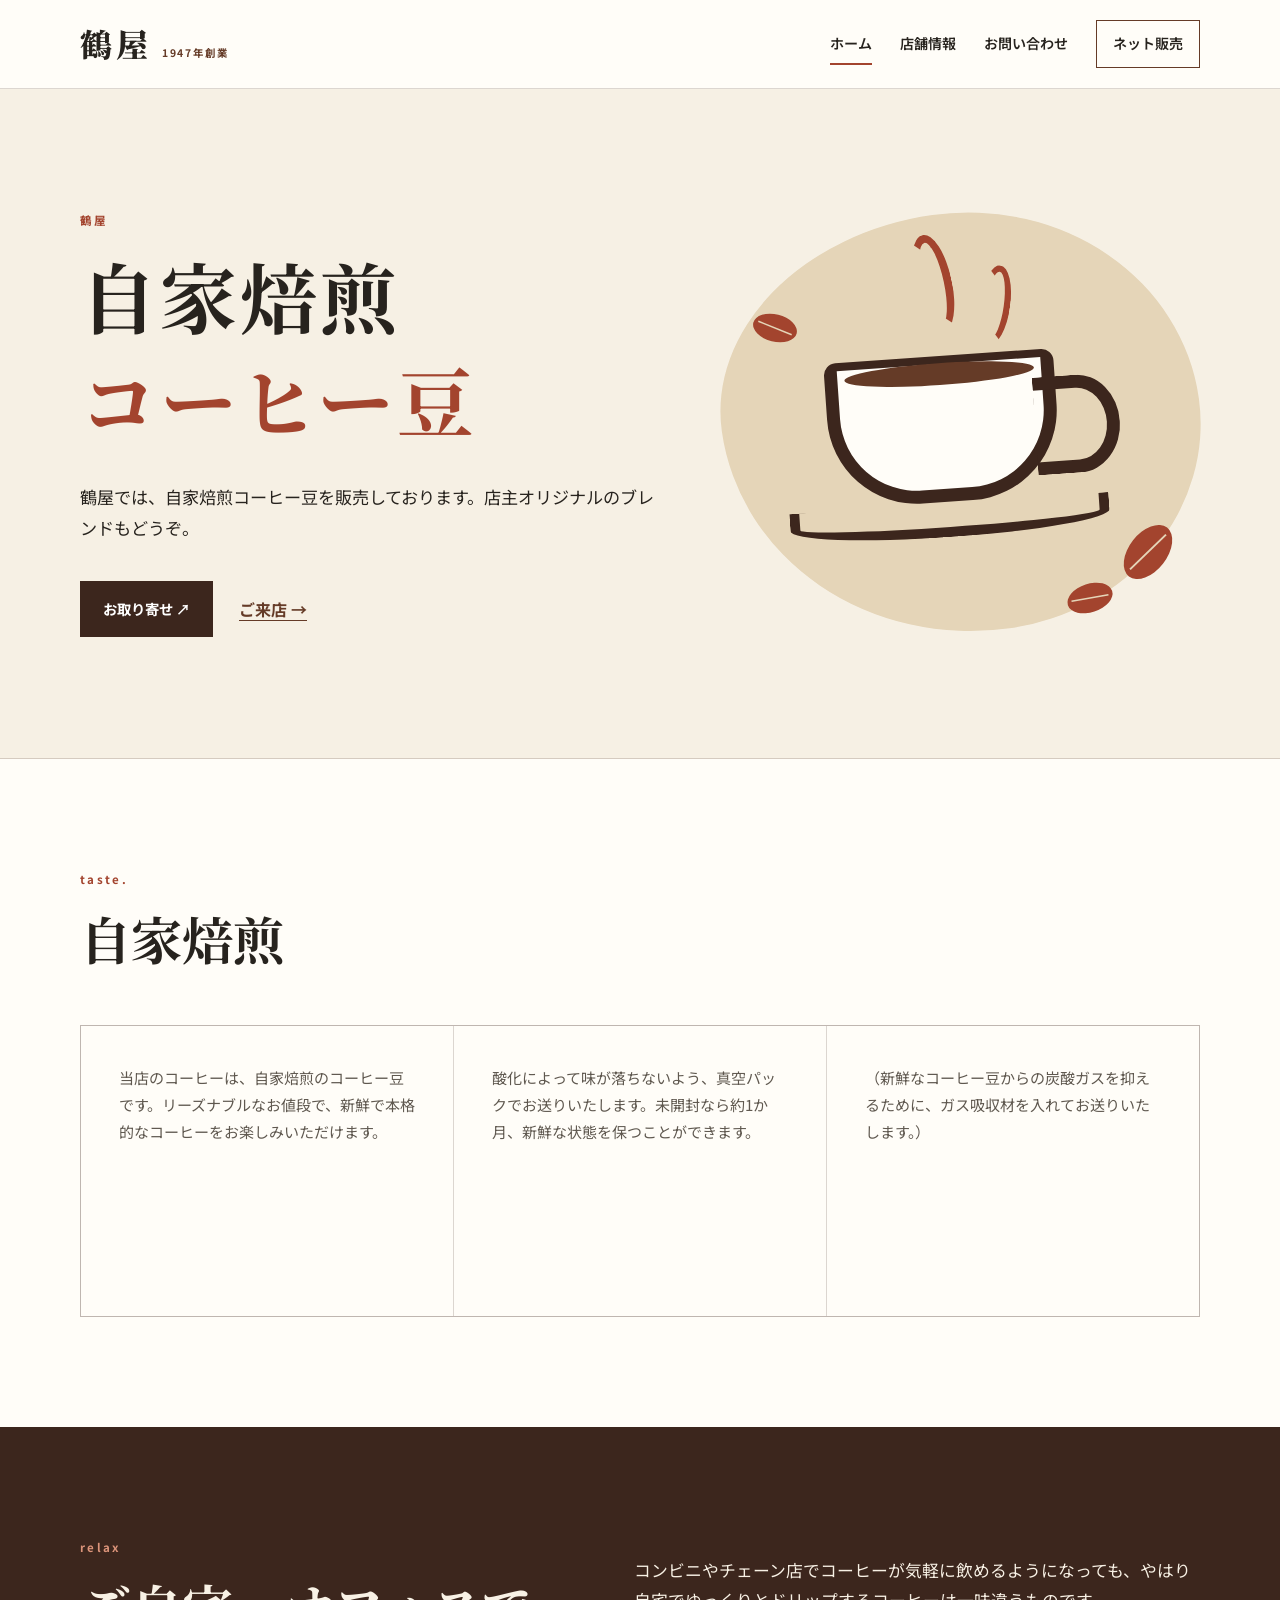
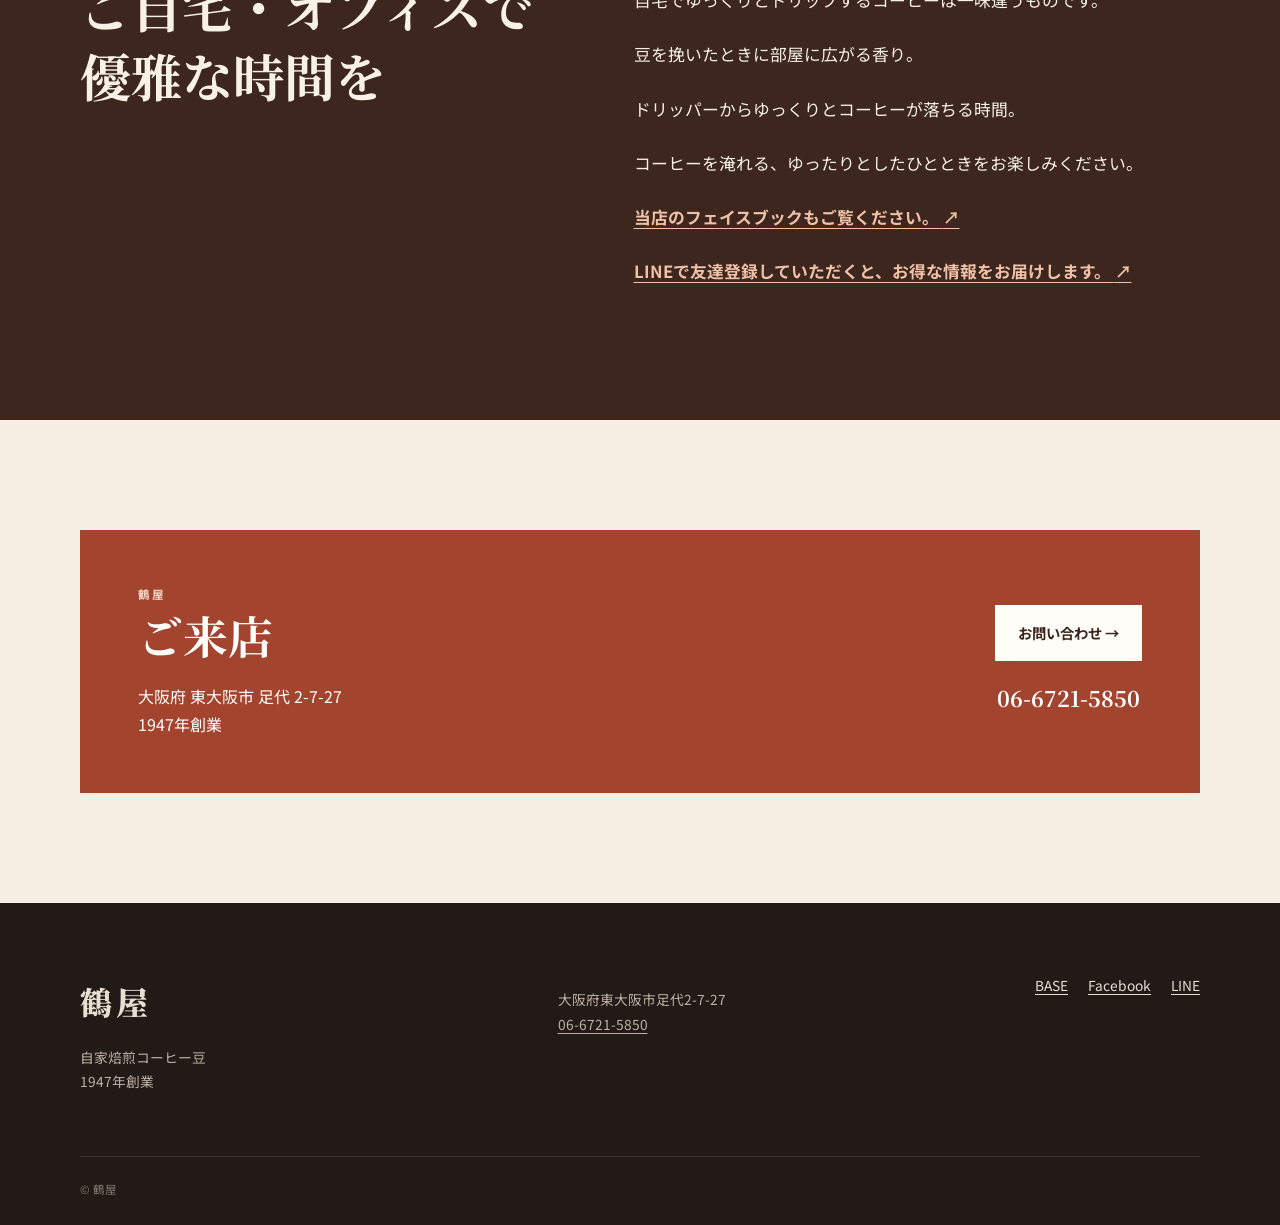
<file: index.html>
<!doctype html>
<html lang="ja">
<head>
  <meta charset="utf-8">
  <meta name="viewport" content="width=device-width, initial-scale=1">
  <meta name="google-site-verification" content="_XLCWxsZnFNY67qeiaa_5w8TIchlW0ER3ItAGHiiCLU">
  <title>鶴屋｜東大阪・布施の自家焙煎コーヒー豆店</title></title>
  <meta name="description" content="1947年創業、大阪府東大阪市・近鉄布施駅から徒歩3分の自家焙煎コーヒー豆店。店主オリジナルのブレンドを、鮮度を保つ真空パックでお届けします。オンラインでもご購入いただけます。">
  <link rel="canonical" href="https://www.tsuruya-cafe.com/">
  <meta property="og:type" content="website">
  <meta property="og:locale" content="ja_JP">
  <meta property="og:site_name" content="鶴屋">
  <meta property="og:title" content="鶴屋｜東大阪・布施の自家焙煎コーヒー豆店">
  <meta property="og:description" content="1947年創業、近鉄布施駅から徒歩3分の自家焙煎コーヒー豆店。店主オリジナルのブレンドを真空パックでお届けします。">
  <meta property="og:url" content="https://www.tsuruya-cafe.com/">
  <meta name="theme-color" content="#efe6d3">
  <link rel="icon" href="assets/favicon.svg" type="image/svg+xml">
  <link rel="stylesheet" href="assets/styles.css">
  <script async src="https://www.googletagmanager.com/gtag/js?id=G-MWPNN29GQ5"></script>
  <script src="assets/analytics.js"></script>
  <script type="application/ld+json">
  {
    "@context": "https://schema.org",
    "@type": "LocalBusiness",
    "@id": "https://www.tsuruya-cafe.com/#shop",
    "name": "鶴屋",
    "url": "https://www.tsuruya-cafe.com/",
    "telephone": "+81-6-6721-5850",
    "email": "inquiry@tsuruya-cafe.com",
    "foundingDate": "1947",
    "address": {
      "@type": "PostalAddress",
      "streetAddress": "足代2-7-27",
      "addressLocality": "東大阪市",
      "addressRegion": "大阪府",
      "addressCountry": "JP"
    },
    "openingHoursSpecification": [{
      "@type": "OpeningHoursSpecification",
      "dayOfWeek": ["Monday", "Tuesday", "Wednesday", "Thursday", "Friday", "Saturday", "Sunday"],
      "opens": "09:00",
      "closes": "19:00"
    }],
    "sameAs": [
      "https://ja-jp.facebook.com/coffeetsuruya/",
      "https://line.me/R/ti/p/%40aoq5509l"
    ],
    "makesOffer": {
      "@type": "Offer",
      "url": "https://tsuruyacafe.thebase.in/",
      "itemOffered": {"@type": "Product", "name": "自家焙煎コーヒー豆"}
    }
  }
  </script>
</head>
<body>
  <a class="skip-link" href="#main">本文へ移動</a>
  <header class="site-header">
    <div class="shell header-inner">
      <a class="brand" href="./" aria-label="鶴屋 ホーム">
        <span class="brand-name">鶴屋</span>
        <span class="brand-since">1947年創業</span>
      </a>
      <nav aria-label="メインナビゲーション">
        <a aria-current="page" href="./">ホーム</a>
        <a href="shopinfo">店舗情報</a>
        <a href="inquiry">お問い合わせ</a>
        <a class="nav-shop" href="https://tsuruyacafe.thebase.in/" target="_blank" rel="noopener">ネット販売</a>
      </nav>
    </div>
  </header>

  <main id="main">
    <section class="hero">
      <div class="shell hero-grid">
        <div class="hero-copy">
          <p class="eyebrow">鶴屋</p>
          <h1>自家焙煎<br><em>コーヒー豆</em></h1>
          <p class="lead">鶴屋では、自家焙煎コーヒー豆を販売しております。店主オリジナルのブレンドもどうぞ。</p>
          <div class="actions">
            <a class="button primary" href="https://tsuruyacafe.thebase.in/" target="_blank" rel="noopener">お取り寄せ <span aria-hidden="true">↗</span></a>
            <a class="text-link" href="shopinfo">ご来店 <span aria-hidden="true">→</span></a>
          </div>
        </div>
        <div class="coffee-mark" aria-hidden="true">
          <span class="steam steam-one"></span>
          <span class="steam steam-two"></span>
          <span class="cup"><span class="coffee"></span></span>
          <span class="saucer"></span>
          <span class="bean bean-one"></span>
          <span class="bean bean-two"></span>
          <span class="bean bean-three"></span>
        </div>
      </div>
    </section>

    <section class="features section">
      <div class="shell">
        <p class="section-label">taste.</p>
        <h2>自家焙煎</h2>
        <div class="feature-grid">
          <article>
            <p>当店のコーヒーは、自家焙煎のコーヒー豆です。リーズナブルなお値段で、新鮮で本格的なコーヒーをお楽しみいただけます。</p>
          </article>
          <article>
            <p>酸化によって味が落ちないよう、真空パックでお送りいたします。未開封なら約1か月、新鮮な状態を保つことができます。</p>
          </article>
          <article>
            <p>（新鮮なコーヒー豆からの炭酸ガスを抑えるために、ガス吸収材を入れてお送りいたします。）</p>
          </article>
        </div>
      </div>
    </section>

    <section class="story section">
      <div class="shell story-grid">
        <div>
          <p class="section-label">relax</p>
          <h2>ご自宅・オフィスで<br>優雅な時間を</h2>
        </div>
        <div class="story-copy">
          <p>コンビニやチェーン店でコーヒーが気軽に飲めるようになっても、やはり自宅でゆっくりとドリップするコーヒーは一味違うものです。</p>
          <p>豆を挽いたときに部屋に広がる香り。</p>
          <p>ドリッパーからゆっくりとコーヒーが落ちる時間。</p>
          <p>コーヒーを淹れる、ゆったりとしたひとときをお楽しみください。</p>
          <p><a class="text-link" href="https://ja-jp.facebook.com/coffeetsuruya/" target="_blank" rel="noopener">当店のフェイスブックもご覧ください。 <span aria-hidden="true">↗</span></a></p>
          <p><a class="text-link" href="https://line.me/R/ti/p/%40aoq5509l" target="_blank" rel="noopener">LINEで友達登録していただくと、お得な情報をお届けします。 <span aria-hidden="true">↗</span></a></p>
        </div>
      </div>
    </section>

    <section class="visit section">
      <div class="shell visit-card">
        <div>
          <p class="section-label">鶴屋</p>
          <h2>ご来店</h2>
          <p>大阪府 東大阪市 足代 2-7-27<br>1947年創業</p>
        </div>
        <div class="visit-actions">
          <a class="button light" href="inquiry">お問い合わせ <span aria-hidden="true">→</span></a>
          <a class="phone" href="tel:0667215850">06-6721-5850</a>
        </div>
      </div>
    </section>
  </main>

  <footer class="site-footer">
    <div class="shell footer-grid">
      <div><span class="footer-brand">鶴屋</span><p>自家焙煎コーヒー豆<br>1947年創業</p></div>
      <div><p>大阪府東大阪市足代2-7-27<br><a href="tel:0667215850">06-6721-5850</a></p></div>
      <div class="footer-links">
        <a href="https://tsuruyacafe.thebase.in/" target="_blank" rel="noopener">BASE</a>
        <a href="https://ja-jp.facebook.com/coffeetsuruya/" target="_blank" rel="noopener">Facebook</a>
        <a href="https://line.me/R/ti/p/%40aoq5509l" target="_blank" rel="noopener">LINE</a>
      </div>
    </div>
    <div class="shell copyright">© 鶴屋</div>
  </footer>
</body>
</html>
</file>
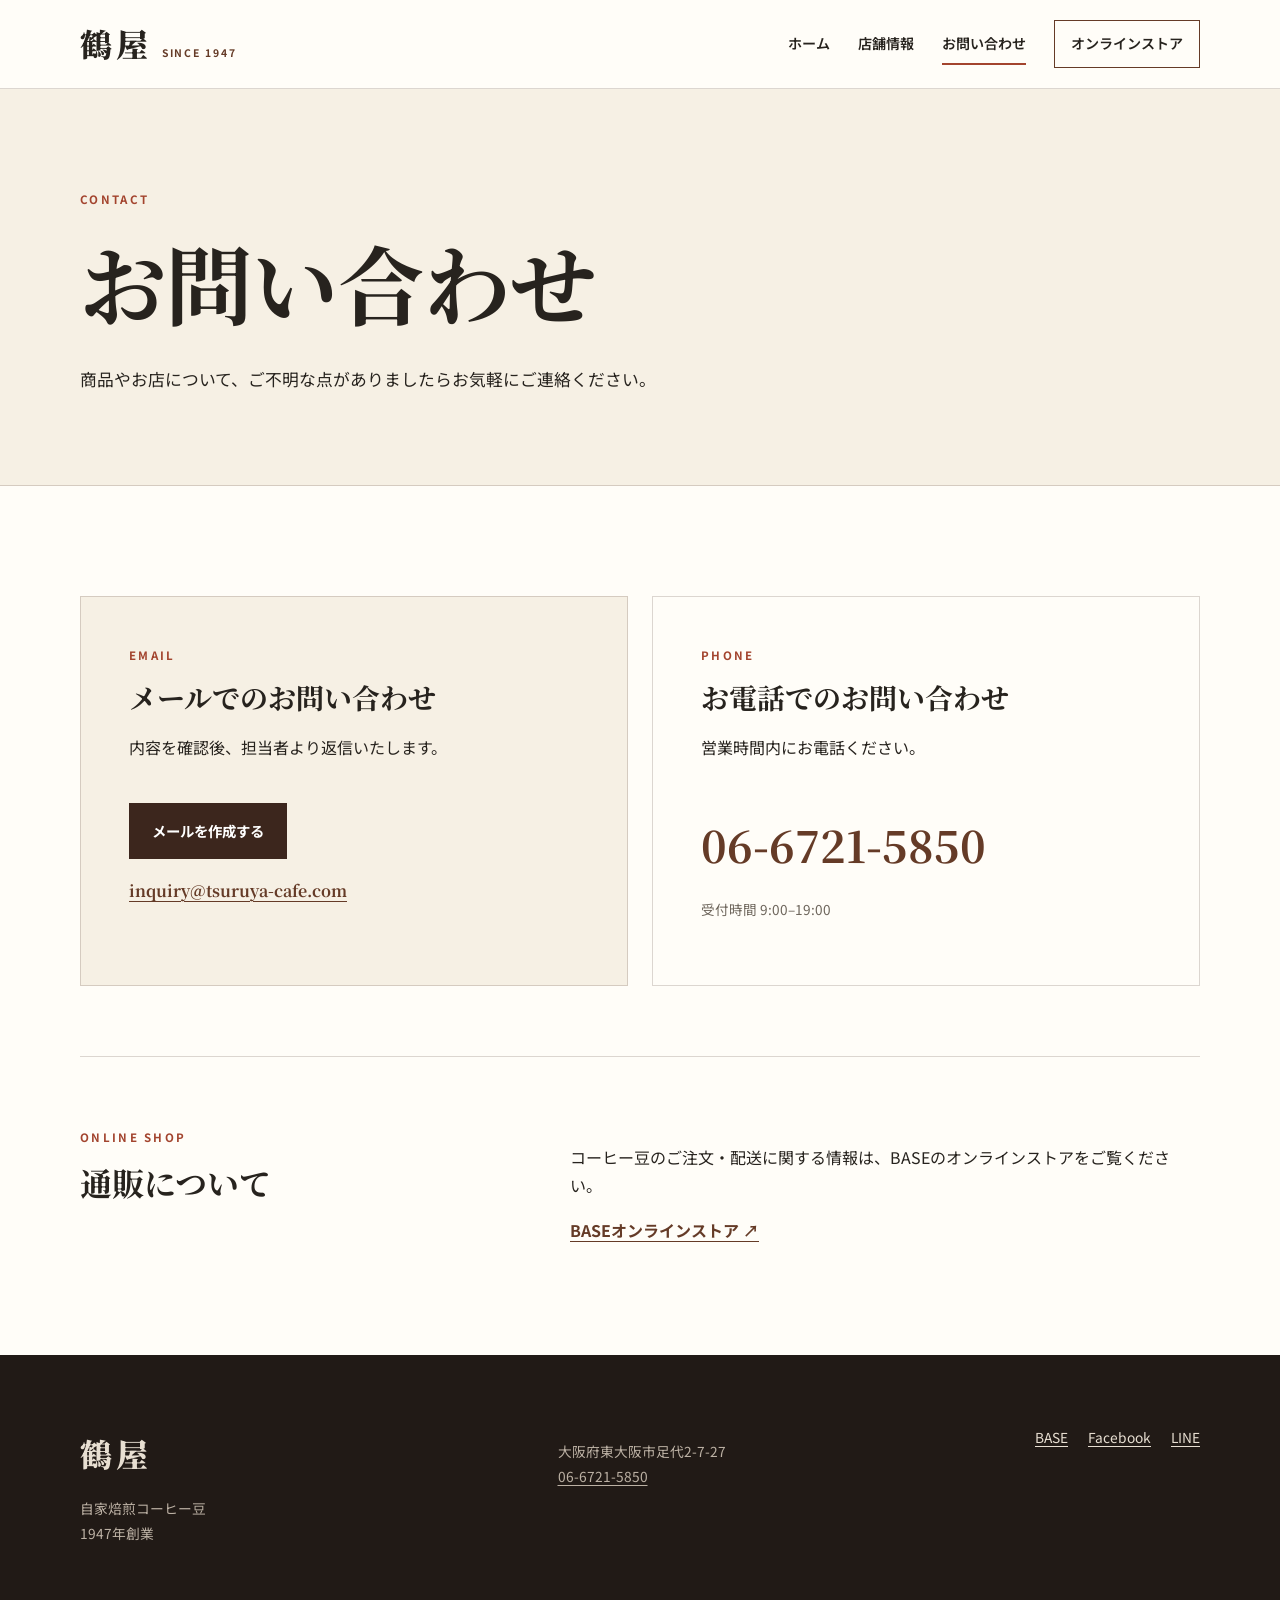
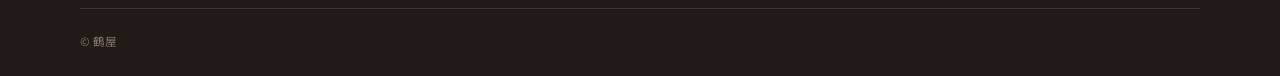
<file: inquiry/index.html>
<!doctype html>
<html lang="ja">
<head>
  <meta charset="utf-8">
  <meta name="viewport" content="width=device-width, initial-scale=1">
  <title>お問い合わせ｜鶴屋</title>
  <meta name="description" content="商品や店舗についてのお問い合わせは、鶴屋へメールまたはお電話でお気軽にご連絡ください。">
  <link rel="canonical" href="https://www.tsuruya-cafe.com/inquiry">
  <meta property="og:type" content="website">
  <meta property="og:locale" content="ja_JP">
  <meta property="og:site_name" content="鶴屋">
  <meta property="og:title" content="お問い合わせ｜鶴屋">
  <meta property="og:description" content="商品や店舗について、メールまたはお電話でお問い合わせいただけます。">
  <meta property="og:url" content="https://www.tsuruya-cafe.com/inquiry">
  <meta name="theme-color" content="#efe6d3">
  <link rel="icon" href="../assets/favicon.svg" type="image/svg+xml">
  <link rel="stylesheet" href="../assets/styles.css">
</head>
<body>
  <a class="skip-link" href="#main">本文へ移動</a>
  <header class="site-header">
    <div class="shell header-inner">
      <a class="brand" href="../" aria-label="鶴屋 ホーム"><span class="brand-name">鶴屋</span><span class="brand-since">SINCE 1947</span></a>
      <nav aria-label="メインナビゲーション">
        <a href="../">ホーム</a>
        <a href="../shopinfo/">店舗情報</a>
        <a aria-current="page" href="./">お問い合わせ</a>
        <a class="nav-shop" href="https://tsuruyacafe.thebase.in/" target="_blank" rel="noopener">オンラインストア</a>
      </nav>
    </div>
  </header>

  <main id="main">
    <header class="page-hero">
      <div class="shell">
        <p class="eyebrow">CONTACT</p>
        <h1>お問い合わせ</h1>
        <p>商品やお店について、ご不明な点がありましたらお気軽にご連絡ください。</p>
      </div>
    </header>

    <section class="section">
      <div class="shell contact-grid">
        <article class="contact-card featured">
          <p class="section-label">EMAIL</p>
          <h2>メールでのお問い合わせ</h2>
          <p>内容を確認後、担当者より返信いたします。</p>
          <a class="button primary" href="mailto:inquiry@tsuruya-cafe.com">メールを作成する</a>
          <a class="contact-detail" href="mailto:inquiry@tsuruya-cafe.com">inquiry@tsuruya-cafe.com</a>
        </article>
        <article class="contact-card">
          <p class="section-label">PHONE</p>
          <h2>お電話でのお問い合わせ</h2>
          <p>営業時間内にお電話ください。</p>
          <a class="contact-phone" href="tel:0667215850">06-6721-5850</a>
          <p class="small">受付時間 9:00–19:00</p>
        </article>
      </div>
      <div class="shell online-note">
        <div><p class="section-label">ONLINE SHOP</p><h2>通販について</h2></div>
        <div><p>コーヒー豆のご注文・配送に関する情報は、BASEのオンラインストアをご覧ください。</p><a class="text-link" href="https://tsuruyacafe.thebase.in/" target="_blank" rel="noopener">BASEオンラインストア <span aria-hidden="true">↗</span></a></div>
      </div>
    </section>
  </main>

  <footer class="site-footer">
    <div class="shell footer-grid">
      <div><span class="footer-brand">鶴屋</span><p>自家焙煎コーヒー豆<br>1947年創業</p></div>
      <div><p>大阪府東大阪市足代2-7-27<br><a href="tel:0667215850">06-6721-5850</a></p></div>
      <div class="footer-links"><a href="https://tsuruyacafe.thebase.in/" target="_blank" rel="noopener">BASE</a><a href="https://ja-jp.facebook.com/coffeetsuruya/" target="_blank" rel="noopener">Facebook</a><a href="https://line.me/R/ti/p/%40aoq5509l" target="_blank" rel="noopener">LINE</a></div>
    </div>
    <div class="shell copyright">© 鶴屋</div>
  </footer>
</body>
</html>
</file>
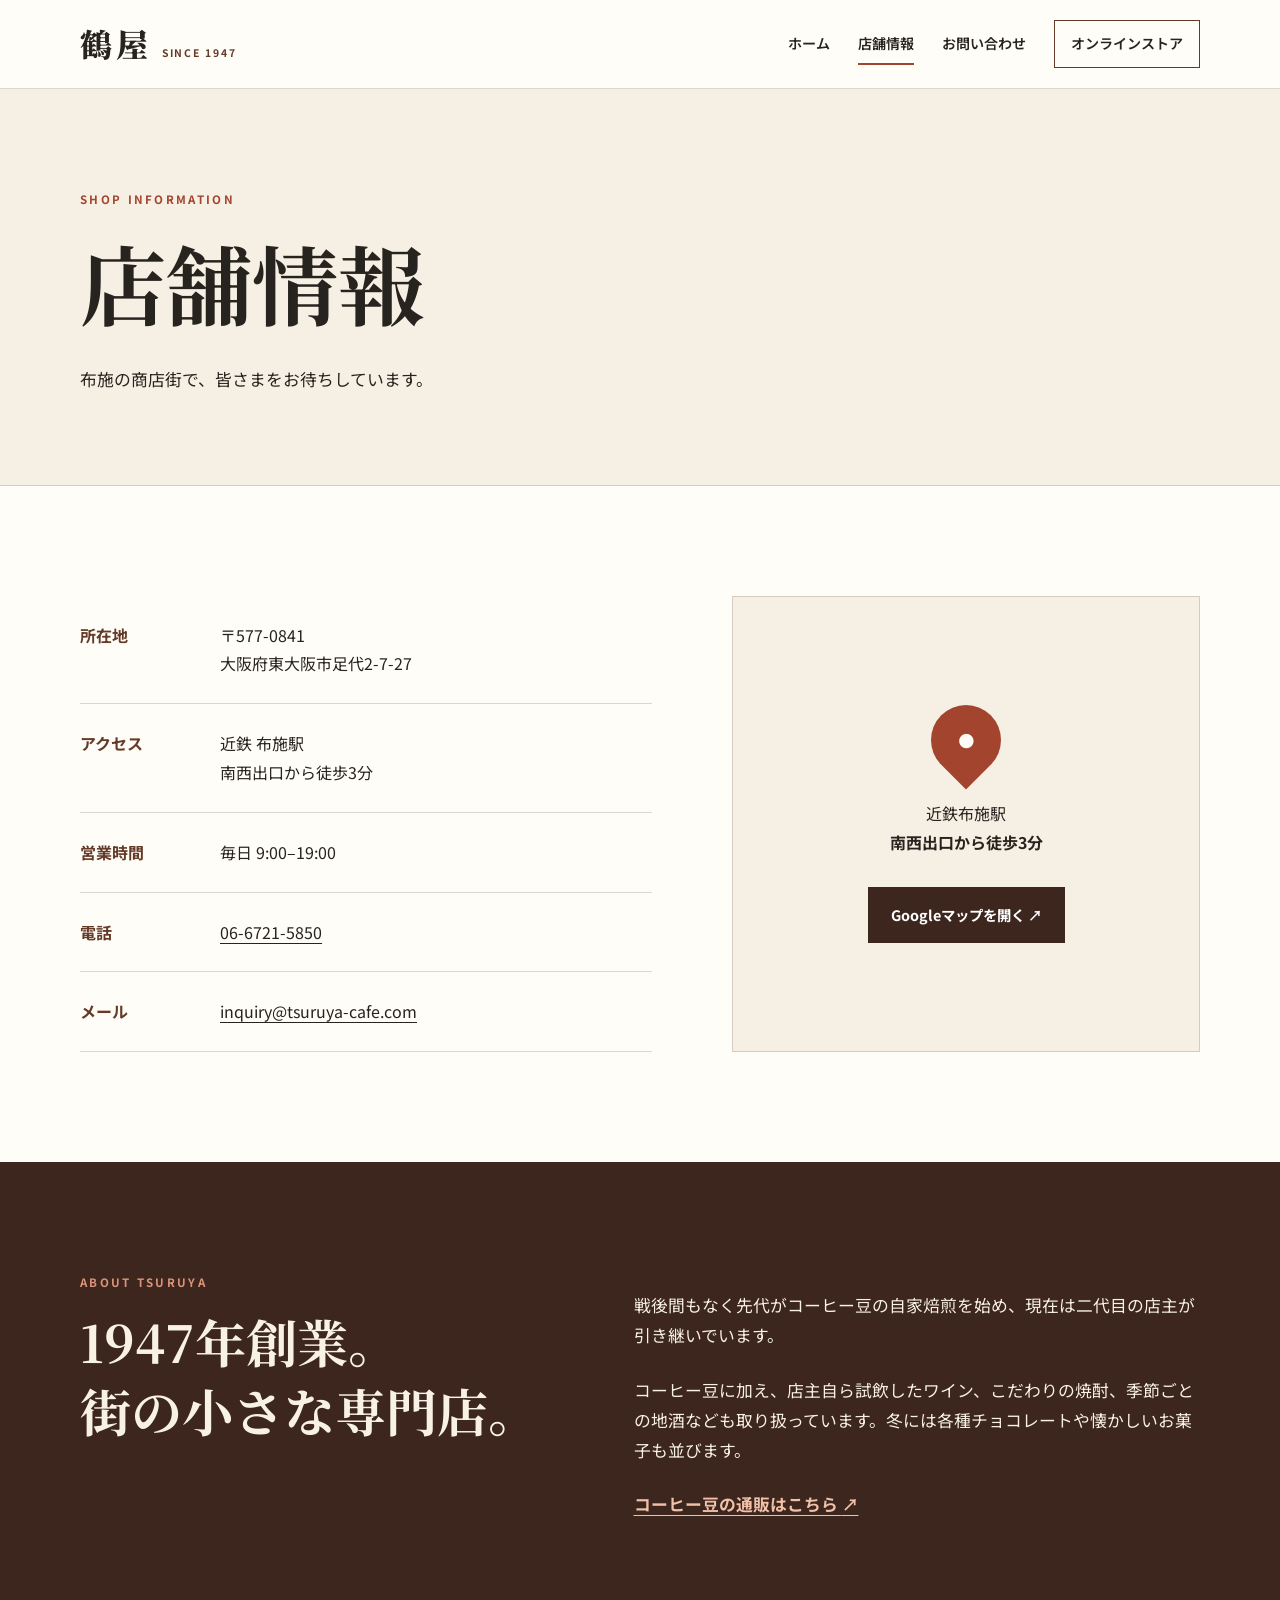
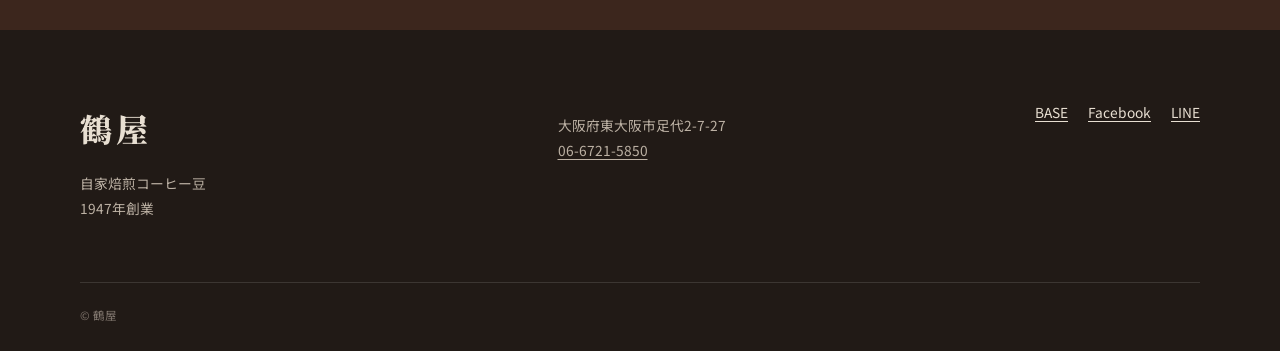
<file: shopinfo/index.html>
<!doctype html>
<html lang="ja">
<head>
  <meta charset="utf-8">
  <meta name="viewport" content="width=device-width, initial-scale=1">
  <title>店舗情報・アクセス｜鶴屋</title>
  <meta name="description" content="鶴屋の店舗情報。大阪府東大阪市足代2-7-27、近鉄布施駅南西出口から徒歩3分。電話06-6721-5850。">
  <link rel="canonical" href="https://www.tsuruya-cafe.com/shopinfo">
  <meta property="og:type" content="website">
  <meta property="og:locale" content="ja_JP">
  <meta property="og:site_name" content="鶴屋">
  <meta property="og:title" content="店舗情報・アクセス｜鶴屋">
  <meta property="og:description" content="東大阪・布施の自家焙煎コーヒー豆店、鶴屋へのアクセスと営業時間。">
  <meta property="og:url" content="https://www.tsuruya-cafe.com/shopinfo">
  <meta name="theme-color" content="#efe6d3">
  <link rel="icon" href="../assets/favicon.svg" type="image/svg+xml">
  <link rel="stylesheet" href="../assets/styles.css">
</head>
<body>
  <a class="skip-link" href="#main">本文へ移動</a>
  <header class="site-header">
    <div class="shell header-inner">
      <a class="brand" href="../" aria-label="鶴屋 ホーム"><span class="brand-name">鶴屋</span><span class="brand-since">SINCE 1947</span></a>
      <nav aria-label="メインナビゲーション">
        <a href="../">ホーム</a>
        <a aria-current="page" href="./">店舗情報</a>
        <a href="../inquiry/">お問い合わせ</a>
        <a class="nav-shop" href="https://tsuruyacafe.thebase.in/" target="_blank" rel="noopener">オンラインストア</a>
      </nav>
    </div>
  </header>

  <main id="main">
    <header class="page-hero">
      <div class="shell">
        <p class="eyebrow">SHOP INFORMATION</p>
        <h1>店舗情報</h1>
        <p>布施の商店街で、皆さまをお待ちしています。</p>
      </div>
    </header>

    <section class="section">
      <div class="shell info-grid">
        <div class="info-list">
          <div><dt>所在地</dt><dd>〒577-0841<br>大阪府東大阪市足代2-7-27</dd></div>
          <div><dt>アクセス</dt><dd>近鉄 布施駅<br>南西出口から徒歩3分</dd></div>
          <div><dt>営業時間</dt><dd>毎日 9:00–19:00</dd></div>
          <div><dt>電話</dt><dd><a href="tel:0667215850">06-6721-5850</a></dd></div>
          <div><dt>メール</dt><dd><a href="mailto:inquiry@tsuruya-cafe.com">inquiry@tsuruya-cafe.com</a></dd></div>
        </div>
        <aside class="map-panel">
          <span class="map-pin" aria-hidden="true">●</span>
          <p>近鉄布施駅<br><strong>南西出口から徒歩3分</strong></p>
          <a class="button primary" href="https://www.google.com/maps/search/?api=1&amp;query=%E9%B6%B4%E5%B1%8B%20%E5%A4%A7%E9%98%AA%E5%BA%9C%E6%9D%B1%E5%A4%A7%E9%98%AA%E5%B8%82%E8%B6%B3%E4%BB%A32-7-27" target="_blank" rel="noopener">Googleマップを開く <span aria-hidden="true">↗</span></a>
        </aside>
      </div>
    </section>

    <section class="story section">
      <div class="shell story-grid">
        <div><p class="section-label">ABOUT TSURUYA</p><h2>1947年創業。<br>街の小さな専門店。</h2></div>
        <div class="story-copy">
          <p>戦後間もなく先代がコーヒー豆の自家焙煎を始め、現在は二代目の店主が引き継いでいます。</p>
          <p>コーヒー豆に加え、店主自ら試飲したワイン、こだわりの焼酎、季節ごとの地酒なども取り扱っています。冬には各種チョコレートや懐かしいお菓子も並びます。</p>
          <a class="text-link" href="https://tsuruyacafe.thebase.in/" target="_blank" rel="noopener">コーヒー豆の通販はこちら <span aria-hidden="true">↗</span></a>
        </div>
      </div>
    </section>
  </main>

  <footer class="site-footer">
    <div class="shell footer-grid">
      <div><span class="footer-brand">鶴屋</span><p>自家焙煎コーヒー豆<br>1947年創業</p></div>
      <div><p>大阪府東大阪市足代2-7-27<br><a href="tel:0667215850">06-6721-5850</a></p></div>
      <div class="footer-links"><a href="https://tsuruyacafe.thebase.in/" target="_blank" rel="noopener">BASE</a><a href="https://ja-jp.facebook.com/coffeetsuruya/" target="_blank" rel="noopener">Facebook</a><a href="https://line.me/R/ti/p/%40aoq5509l" target="_blank" rel="noopener">LINE</a></div>
    </div>
    <div class="shell copyright">© 鶴屋</div>
  </footer>
</body>
</html>
</file>
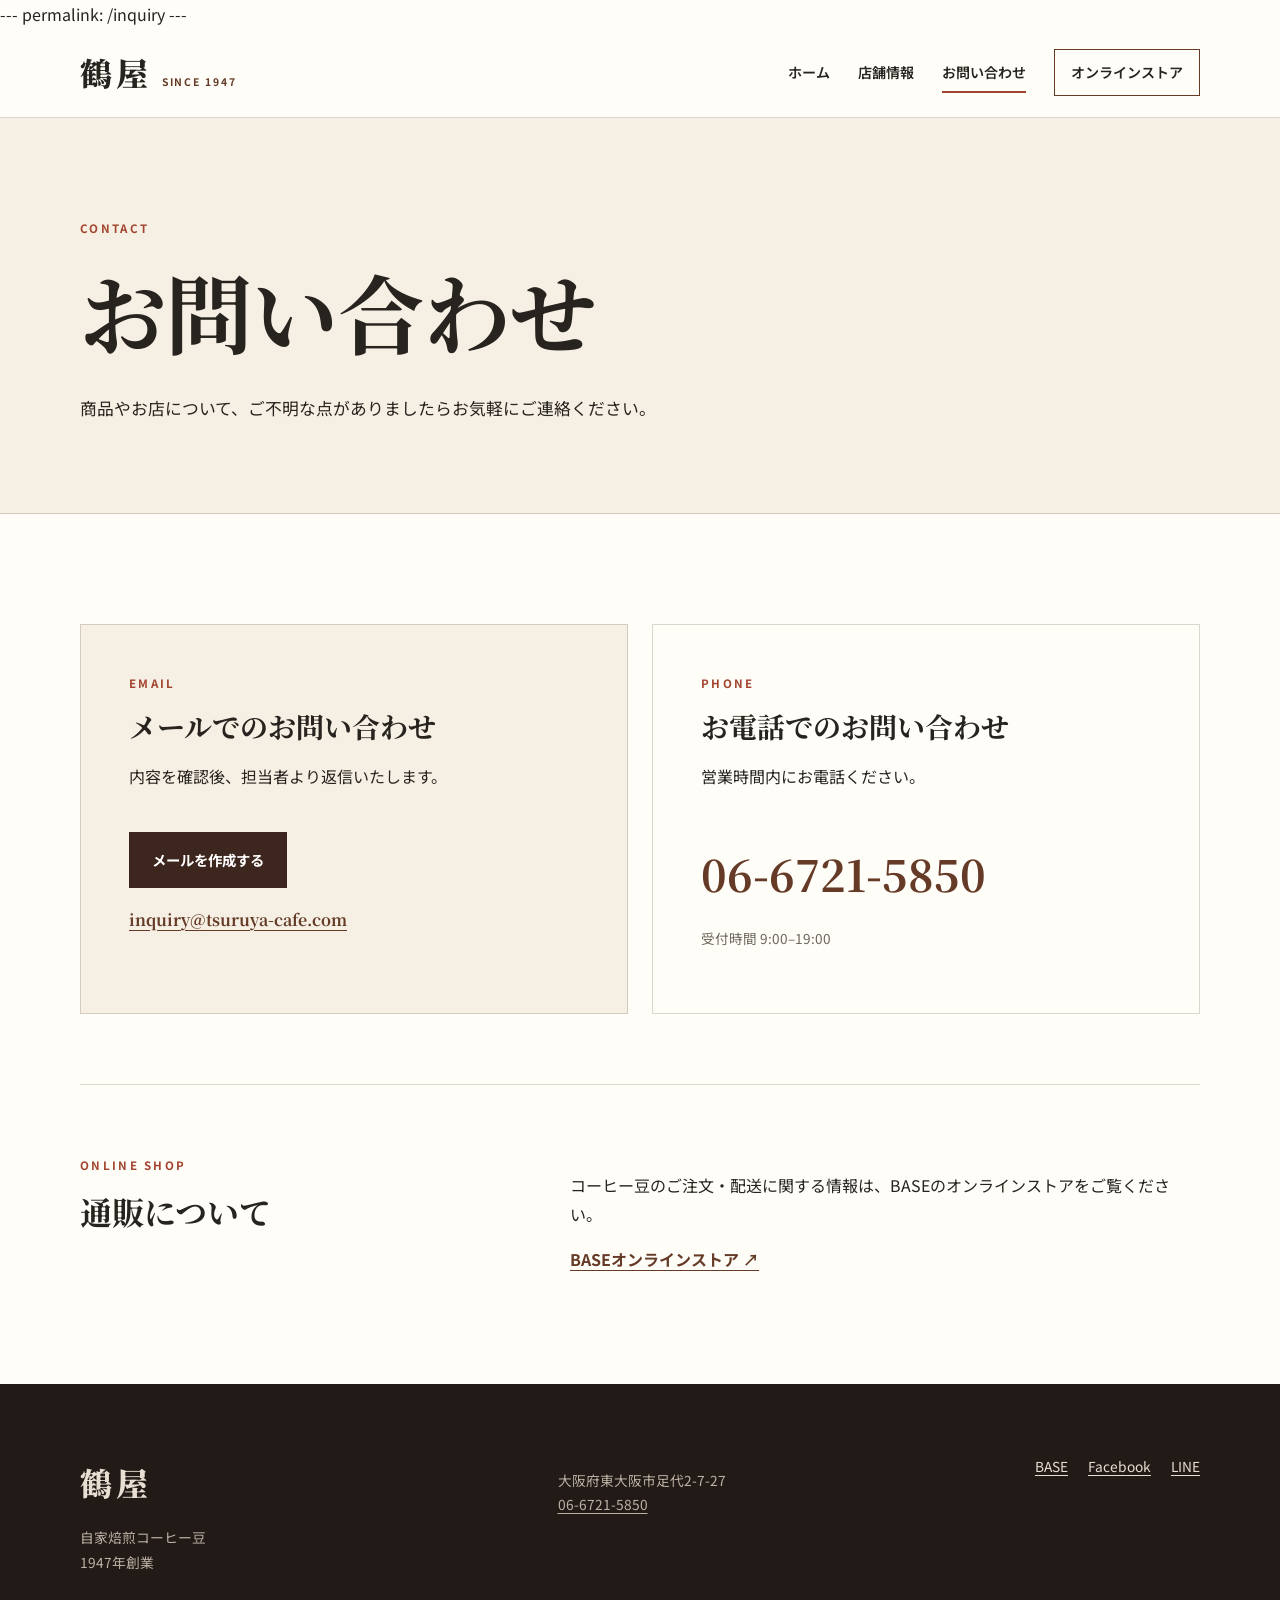
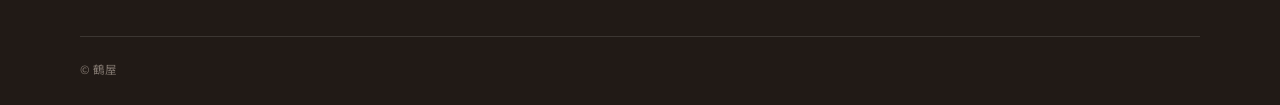
<file: inquiry.html>
---
permalink: /inquiry
---
<!doctype html>
<html lang="ja">
<head>
  <meta charset="utf-8">
  <meta name="viewport" content="width=device-width, initial-scale=1">
  <title>お問い合わせ｜鶴屋</title>
  <meta name="description" content="商品や店舗についてのお問い合わせは、鶴屋へメールまたはお電話でお気軽にご連絡ください。">
  <link rel="canonical" href="https://www.tsuruya-cafe.com/inquiry">
  <meta property="og:type" content="website">
  <meta property="og:locale" content="ja_JP">
  <meta property="og:site_name" content="鶴屋">
  <meta property="og:title" content="お問い合わせ｜鶴屋">
  <meta property="og:description" content="商品や店舗について、メールまたはお電話でお問い合わせいただけます。">
  <meta property="og:url" content="https://www.tsuruya-cafe.com/inquiry">
  <meta name="theme-color" content="#efe6d3">
  <link rel="icon" href="assets/favicon.svg" type="image/svg+xml">
  <link rel="stylesheet" href="assets/styles.css">
  <script async src="https://www.googletagmanager.com/gtag/js?id=G-MWPNN29GQ5"></script>
  <script src="assets/analytics.js"></script>
</head>
<body>
  <a class="skip-link" href="#main">本文へ移動</a>
  <header class="site-header">
    <div class="shell header-inner">
      <a class="brand" href="./" aria-label="鶴屋 ホーム"><span class="brand-name">鶴屋</span><span class="brand-since">SINCE 1947</span></a>
      <nav aria-label="メインナビゲーション">
        <a href="./">ホーム</a>
        <a href="shopinfo">店舗情報</a>
        <a aria-current="page" href="inquiry">お問い合わせ</a>
        <a class="nav-shop" href="https://tsuruyacafe.thebase.in/" target="_blank" rel="noopener">オンラインストア</a>
      </nav>
    </div>
  </header>

  <main id="main">
    <header class="page-hero">
      <div class="shell">
        <p class="eyebrow">CONTACT</p>
        <h1>お問い合わせ</h1>
        <p>商品やお店について、ご不明な点がありましたらお気軽にご連絡ください。</p>
      </div>
    </header>

    <section class="section">
      <div class="shell contact-grid">
        <article class="contact-card featured">
          <p class="section-label">EMAIL</p>
          <h2>メールでのお問い合わせ</h2>
          <p>内容を確認後、担当者より返信いたします。</p>
          <a class="button primary" href="mailto:inquiry@tsuruya-cafe.com">メールを作成する</a>
          <a class="contact-detail" href="mailto:inquiry@tsuruya-cafe.com">inquiry@tsuruya-cafe.com</a>
        </article>
        <article class="contact-card">
          <p class="section-label">PHONE</p>
          <h2>お電話でのお問い合わせ</h2>
          <p>営業時間内にお電話ください。</p>
          <a class="contact-phone" href="tel:0667215850">06-6721-5850</a>
          <p class="small">受付時間 9:00–19:00</p>
        </article>
      </div>
      <div class="shell online-note">
        <div><p class="section-label">ONLINE SHOP</p><h2>通販について</h2></div>
        <div><p>コーヒー豆のご注文・配送に関する情報は、BASEのオンラインストアをご覧ください。</p><a class="text-link" href="https://tsuruyacafe.thebase.in/" target="_blank" rel="noopener">BASEオンラインストア <span aria-hidden="true">↗</span></a></div>
      </div>
    </section>
  </main>

  <footer class="site-footer">
    <div class="shell footer-grid">
      <div><span class="footer-brand">鶴屋</span><p>自家焙煎コーヒー豆<br>1947年創業</p></div>
      <div><p>大阪府東大阪市足代2-7-27<br><a href="tel:0667215850">06-6721-5850</a></p></div>
      <div class="footer-links"><a href="https://tsuruyacafe.thebase.in/" target="_blank" rel="noopener">BASE</a><a href="https://ja-jp.facebook.com/coffeetsuruya/" target="_blank" rel="noopener">Facebook</a><a href="https://line.me/R/ti/p/%40aoq5509l" target="_blank" rel="noopener">LINE</a></div>
    </div>
    <div class="shell copyright">© 鶴屋</div>
  </footer>
</body>
</html>
</file>
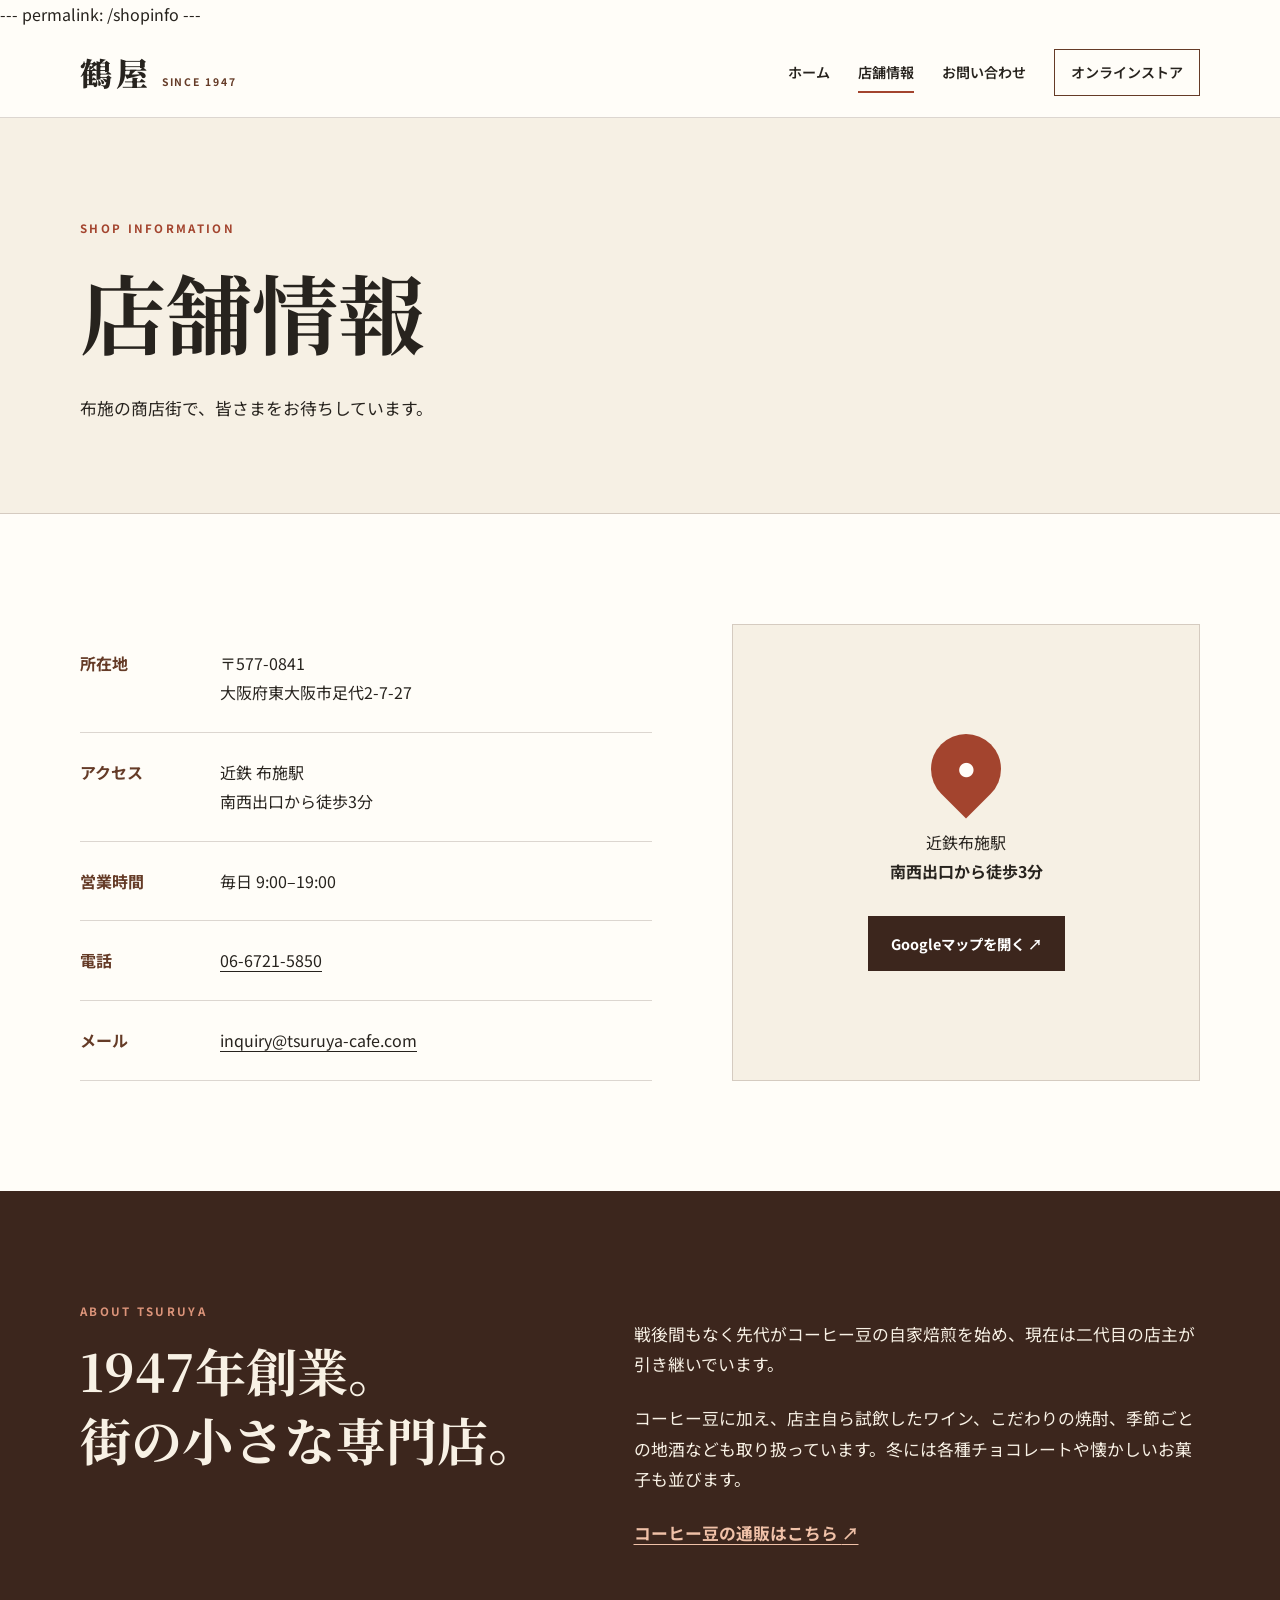
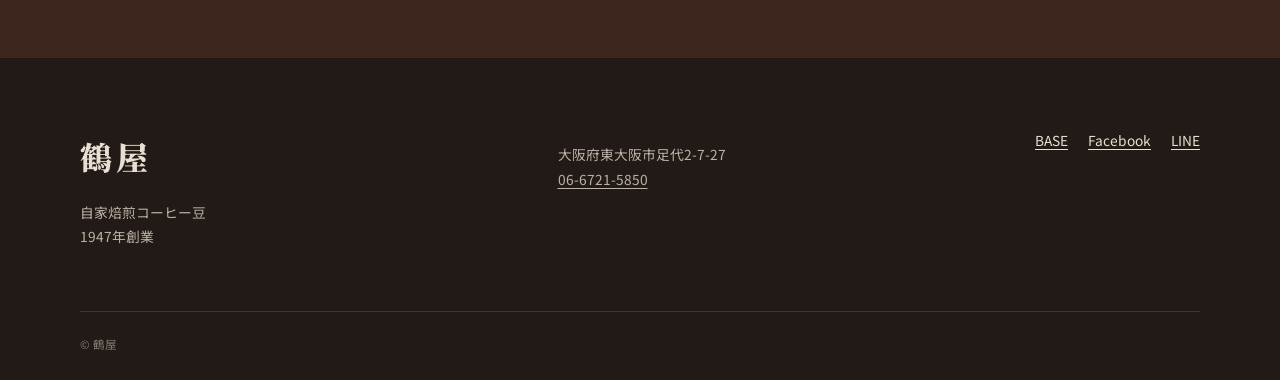
<file: shopinfo.html>
---
permalink: /shopinfo
---
<!doctype html>
<html lang="ja">
<head>
  <meta charset="utf-8">
  <meta name="viewport" content="width=device-width, initial-scale=1">
  <title>店舗情報・アクセス｜鶴屋</title>
  <meta name="description" content="鶴屋の店舗情報。大阪府東大阪市足代2-7-27、近鉄布施駅南西出口から徒歩3分。電話06-6721-5850。">
  <link rel="canonical" href="https://www.tsuruya-cafe.com/shopinfo">
  <meta property="og:type" content="website">
  <meta property="og:locale" content="ja_JP">
  <meta property="og:site_name" content="鶴屋">
  <meta property="og:title" content="店舗情報・アクセス｜鶴屋">
  <meta property="og:description" content="東大阪・布施の自家焙煎コーヒー豆店、鶴屋へのアクセスと営業時間。">
  <meta property="og:url" content="https://www.tsuruya-cafe.com/shopinfo">
  <meta name="theme-color" content="#efe6d3">
  <link rel="icon" href="assets/favicon.svg" type="image/svg+xml">
  <link rel="stylesheet" href="assets/styles.css">
  <script async src="https://www.googletagmanager.com/gtag/js?id=G-MWPNN29GQ5"></script>
  <script src="assets/analytics.js"></script>
</head>
<body>
  <a class="skip-link" href="#main">本文へ移動</a>
  <header class="site-header">
    <div class="shell header-inner">
      <a class="brand" href="./" aria-label="鶴屋 ホーム"><span class="brand-name">鶴屋</span><span class="brand-since">SINCE 1947</span></a>
      <nav aria-label="メインナビゲーション">
        <a href="./">ホーム</a>
        <a aria-current="page" href="shopinfo">店舗情報</a>
        <a href="inquiry">お問い合わせ</a>
        <a class="nav-shop" href="https://tsuruyacafe.thebase.in/" target="_blank" rel="noopener">オンラインストア</a>
      </nav>
    </div>
  </header>

  <main id="main">
    <header class="page-hero">
      <div class="shell">
        <p class="eyebrow">SHOP INFORMATION</p>
        <h1>店舗情報</h1>
        <p>布施の商店街で、皆さまをお待ちしています。</p>
      </div>
    </header>

    <section class="section">
      <div class="shell info-grid">
        <div class="info-list">
          <div><dt>所在地</dt><dd>〒577-0841<br>大阪府東大阪市足代2-7-27</dd></div>
          <div><dt>アクセス</dt><dd>近鉄 布施駅<br>南西出口から徒歩3分</dd></div>
          <div><dt>営業時間</dt><dd>毎日 9:00–19:00</dd></div>
          <div><dt>電話</dt><dd><a href="tel:0667215850">06-6721-5850</a></dd></div>
          <div><dt>メール</dt><dd><a href="mailto:inquiry@tsuruya-cafe.com">inquiry@tsuruya-cafe.com</a></dd></div>
        </div>
        <aside class="map-panel">
          <span class="map-pin" aria-hidden="true">●</span>
          <p>近鉄布施駅<br><strong>南西出口から徒歩3分</strong></p>
          <a class="button primary" href="https://www.google.com/maps/search/?api=1&amp;query=%E9%B6%B4%E5%B1%8B%20%E5%A4%A7%E9%98%AA%E5%BA%9C%E6%9D%B1%E5%A4%A7%E9%98%AA%E5%B8%82%E8%B6%B3%E4%BB%A32-7-27" target="_blank" rel="noopener">Googleマップを開く <span aria-hidden="true">↗</span></a>
        </aside>
      </div>
    </section>

    <section class="story section">
      <div class="shell story-grid">
        <div><p class="section-label">ABOUT TSURUYA</p><h2>1947年創業。<br>街の小さな専門店。</h2></div>
        <div class="story-copy">
          <p>戦後間もなく先代がコーヒー豆の自家焙煎を始め、現在は二代目の店主が引き継いでいます。</p>
          <p>コーヒー豆に加え、店主自ら試飲したワイン、こだわりの焼酎、季節ごとの地酒なども取り扱っています。冬には各種チョコレートや懐かしいお菓子も並びます。</p>
          <a class="text-link" href="https://tsuruyacafe.thebase.in/" target="_blank" rel="noopener">コーヒー豆の通販はこちら <span aria-hidden="true">↗</span></a>
        </div>
      </div>
    </section>
  </main>

  <footer class="site-footer">
    <div class="shell footer-grid">
      <div><span class="footer-brand">鶴屋</span><p>自家焙煎コーヒー豆<br>1947年創業</p></div>
      <div><p>大阪府東大阪市足代2-7-27<br><a href="tel:0667215850">06-6721-5850</a></p></div>
      <div class="footer-links"><a href="https://tsuruyacafe.thebase.in/" target="_blank" rel="noopener">BASE</a><a href="https://ja-jp.facebook.com/coffeetsuruya/" target="_blank" rel="noopener">Facebook</a><a href="https://line.me/R/ti/p/%40aoq5509l" target="_blank" rel="noopener">LINE</a></div>
    </div>
    <div class="shell copyright">© 鶴屋</div>
  </footer>
</body>
</html>
</file>
<file: assets/styles.css>
@import url('https://fonts.googleapis.com/css2?family=Noto+Sans+JP:wght@400;500;600;700&family=Noto+Serif+JP:wght@600;700;900&display=swap');

:root {
  --ink: #27231e;
  --brown: #653b27;
  --dark-brown: #3c261d;
  --cream: #f6f0e4;
  --paper: #fffdf8;
  --sand: #e5d5b8;
  --rust: #a3442e;
  --line: rgba(60, 38, 29, .18);
  --serif: "Noto Serif JP", "Yu Mincho", serif;
  --sans: "Noto Sans JP", "Yu Gothic", sans-serif;
}

* { box-sizing: border-box; }
html { scroll-behavior: smooth; }
body { margin: 0; color: var(--ink); background: var(--paper); font-family: var(--sans); line-height: 1.8; }
a { color: inherit; text-decoration-thickness: 1px; text-underline-offset: .22em; }
.shell { width: min(1120px, calc(100% - 40px)); margin-inline: auto; }
.skip-link { position: fixed; left: 16px; top: -80px; z-index: 100; padding: 10px 16px; background: #fff; color: #000; }
.skip-link:focus { top: 16px; }

.site-header { position: relative; z-index: 10; background: rgba(255, 253, 248, .95); border-bottom: 1px solid var(--line); }
.header-inner { min-height: 88px; display: flex; align-items: center; justify-content: space-between; gap: 28px; }
.brand { display: inline-flex; align-items: baseline; gap: 10px; text-decoration: none; }
.brand-name, .footer-brand { font-family: var(--serif); font-size: 2rem; font-weight: 900; letter-spacing: .12em; }
.brand-since { color: var(--brown); font-size: .65rem; font-weight: 700; letter-spacing: .18em; }
nav { display: flex; align-items: center; gap: 28px; }
nav a { position: relative; font-size: .88rem; font-weight: 600; text-decoration: none; white-space: nowrap; }
nav a:not(.nav-shop)::after { content: ""; position: absolute; left: 0; right: 100%; bottom: -8px; height: 2px; background: var(--rust); transition: right .2s ease; }
nav a:hover::after, nav a[aria-current="page"]::after { right: 0; }
.nav-shop { padding: 10px 16px; border: 1px solid var(--brown); }

.hero { overflow: hidden; min-height: 670px; display: grid; align-items: center; background: var(--cream); border-bottom: 1px solid var(--line); }
.hero-grid { display: grid; grid-template-columns: 1.1fr .9fr; align-items: center; gap: 60px; padding-block: 84px; }
.eyebrow, .section-label { margin: 0 0 14px; color: var(--rust); font-size: .72rem; font-weight: 700; letter-spacing: .2em; }
h1, h2, h3 { font-family: var(--serif); line-height: 1.35; }
.hero h1 { margin: 0; font-size: clamp(2.8rem, 6vw, 5.3rem); letter-spacing: .04em; }
.hero h1 em { color: var(--rust); font-style: normal; }
.lead { max-width: 620px; margin: 30px 0 0; font-size: 1.07rem; }
.actions { display: flex; align-items: center; flex-wrap: wrap; gap: 26px; margin-top: 38px; }
.button { display: inline-block; padding: 14px 22px; border: 1px solid transparent; font-size: .9rem; font-weight: 700; text-decoration: none; transition: transform .15s ease, background .15s ease; }
.button:hover { transform: translateY(-2px); }
.button.primary { color: #fff; background: var(--dark-brown); }
.button.primary:hover { background: var(--rust); }
.button.light { color: var(--dark-brown); background: var(--paper); }
.text-link { color: var(--brown); font-weight: 700; }

.coffee-mark { position: relative; min-height: 420px; }
.coffee-mark::before { content: ""; position: absolute; inset: 0; border-radius: 50% 50% 46% 54% / 44% 52% 48% 56%; background: var(--sand); transform: rotate(-8deg); }
.cup { position: absolute; left: 22%; top: 34%; width: 230px; height: 146px; border: 13px solid var(--dark-brown); border-top-width: 8px; border-radius: 12px 12px 90px 90px; background: var(--paper); transform: rotate(-4deg); }
.cup::after { content: ""; position: absolute; right: -75px; top: 20px; width: 72px; height: 72px; border: 13px solid var(--dark-brown); border-left: 0; border-radius: 0 50% 50% 0; }
.coffee { position: absolute; left: 7px; right: 7px; top: -1px; height: 22px; border-radius: 50%; background: var(--brown); }
.saucer { position: absolute; left: 14%; top: 69%; width: 320px; height: 34px; border: 10px solid var(--dark-brown); border-top: 0; border-radius: 0 0 50% 50%; transform: rotate(-4deg); }
.steam { position: absolute; width: 38px; height: 100px; border: 8px solid var(--rust); border-bottom-color: transparent; border-left-color: transparent; border-radius: 50%; }
.steam-one { left: 40%; top: 5%; transform: rotate(-12deg); }
.steam-two { left: 53%; top: 10%; transform: rotate(8deg) scale(.8); }
.bean { position: absolute; width: 38px; height: 62px; border-radius: 50%; background: var(--rust); transform: rotate(38deg); }
.bean::after { content: ""; position: absolute; left: 18px; top: 6px; width: 2px; height: 50px; background: var(--sand); transform: rotate(8deg); }
.bean-one { right: 7%; bottom: 12%; }
.bean-two { right: 19%; bottom: 1%; transform: rotate(72deg) scale(.75); }
.bean-three { left: 7%; top: 20%; transform: rotate(104deg) scale(.72); }

.section { padding-block: 110px; }
.section h2 { margin: 0; font-size: clamp(2rem, 4vw, 3.4rem); }
.features { background: var(--paper); }
.feature-grid { display: grid; grid-template-columns: repeat(3, 1fr); gap: 1px; margin-top: 52px; background: var(--line); border: 1px solid var(--line); }
.feature-grid article { min-height: 290px; padding: 38px; background: var(--paper); }
.feature-number { color: var(--rust); font-family: var(--serif); font-size: .85rem; }
.feature-grid h3 { margin: 44px 0 16px; font-size: 1.35rem; }
.feature-grid p { margin: 0; color: #5f584f; font-size: .94rem; }

.story { color: #f8f1e5; background: var(--dark-brown); }
.story-grid { display: grid; grid-template-columns: .9fr 1.1fr; gap: 90px; align-items: start; }
.story .section-label { color: #dc947a; }
.story-copy { padding-top: 18px; font-size: 1.05rem; }
.story-copy p { margin: 0 0 24px; }
.story .text-link { color: #f0c1a8; }

.visit { background: var(--cream); }
.visit-card { display: grid; grid-template-columns: 1fr auto; gap: 40px; align-items: center; padding: 54px 58px; color: #fff; background: var(--rust); }
.visit-card .section-label { color: #f6d5c6; }
.visit-card h2 { font-size: clamp(1.8rem, 3.5vw, 2.9rem); }
.visit-card p { margin-bottom: 0; }
.visit-actions { display: grid; gap: 18px; text-align: center; }
.phone { color: #fff; font-family: var(--serif); font-size: 1.35rem; font-weight: 700; text-decoration: none; }

.page-hero { padding-block: 100px 90px; background: var(--cream); border-bottom: 1px solid var(--line); }
.page-hero h1 { margin: 0; font-size: clamp(3rem, 7vw, 5.4rem); }
.page-hero > .shell > p:last-child { max-width: 650px; margin: 24px 0 0; font-size: 1.05rem; }
.info-grid { display: grid; grid-template-columns: 1.1fr .9fr; gap: 80px; align-items: stretch; }
.info-list { display: grid; }
.info-list > div { display: grid; grid-template-columns: 140px 1fr; padding: 25px 0; border-bottom: 1px solid var(--line); }
.info-list dt { color: var(--brown); font-weight: 700; }
.info-list dd { margin: 0; }
.map-panel { display: grid; place-content: center; padding: 55px; text-align: center; background: var(--cream); border: 1px solid var(--line); }
.map-pin { width: 70px; height: 70px; display: grid; place-items: center; margin: 0 auto 24px; color: var(--paper); background: var(--rust); border-radius: 50% 50% 50% 0; transform: rotate(-45deg); }
.map-pin::first-letter { transform: rotate(45deg); }
.map-panel p { margin: 0 0 30px; }

.contact-grid { display: grid; grid-template-columns: 1fr 1fr; gap: 24px; }
.contact-card { min-height: 390px; padding: 48px; border: 1px solid var(--line); }
.contact-card.featured { background: var(--cream); }
.contact-card h2 { font-size: 1.75rem; }
.contact-card .button { margin: 25px 0 18px; }
.contact-detail, .contact-phone { display: block; color: var(--brown); font-family: var(--serif); font-weight: 700; word-break: break-word; }
.contact-phone { margin-top: 44px; font-size: clamp(1.8rem, 4vw, 2.7rem); text-decoration: none; }
.small { color: #6e665c; font-size: .85rem; }
.online-note { display: grid; grid-template-columns: .8fr 1.2fr; gap: 70px; margin-top: 70px; padding-top: 70px; border-top: 1px solid var(--line); }
.online-note h2 { font-size: 2rem; }

.site-footer { padding: 70px 0 25px; color: #e8dfd2; background: #211a16; }
.footer-grid { display: grid; grid-template-columns: 1fr 1fr auto; gap: 48px; }
.footer-grid p { color: #bcb1a4; font-size: .86rem; }
.footer-grid a { color: inherit; }
.footer-links { display: flex; gap: 20px; align-items: start; font-size: .86rem; }
.copyright { margin-top: 48px; padding-top: 22px; color: #80766e; border-top: 1px solid rgba(255,255,255,.12); font-size: .72rem; }

@media (max-width: 820px) {
  .header-inner { min-height: auto; padding-block: 18px; align-items: flex-start; }
  .brand-since { display: none; }
  nav { max-width: 66%; flex-wrap: wrap; justify-content: flex-end; gap: 10px 18px; }
  nav a { font-size: .76rem; }
  .nav-shop { padding: 5px 9px; }
  .hero-grid { grid-template-columns: 1fr; padding-block: 72px 20px; }
  .coffee-mark { min-height: 350px; transform: scale(.82); }
  .feature-grid { grid-template-columns: 1fr; }
  .feature-grid article { min-height: auto; }
  .feature-grid h3 { margin-top: 24px; }
  .story-grid, .info-grid, .contact-grid, .online-note { grid-template-columns: 1fr; gap: 42px; }
  .visit-card { grid-template-columns: 1fr; padding: 42px 28px; }
  .visit-actions { justify-items: start; text-align: left; }
  .footer-grid { grid-template-columns: 1fr 1fr; }
  .footer-links { grid-column: 1 / -1; }
}

@media (max-width: 520px) {
  .shell { width: min(calc(100% - 28px), 1120px); }
  .header-inner { flex-direction: column; align-items: stretch; gap: 14px; }
  .brand { align-self: flex-start; flex-shrink: 0; }
  .brand-name { font-size: 1.5rem; }
  nav { width: 100%; max-width: none; justify-content: flex-start; gap: 8px 13px; }
  nav a:nth-child(3) { display: none; }
  .hero { min-height: auto; }
  .hero h1 { font-size: 2.65rem; }
  .coffee-mark { margin: -30px -40px 0; transform: scale(.66); }
  .section { padding-block: 75px; }
  .feature-grid article, .contact-card { padding: 30px; }
  .info-list > div { grid-template-columns: 100px 1fr; gap: 14px; }
  .map-panel { padding: 42px 24px; }
  .page-hero { padding-block: 70px 64px; }
  .page-hero h1 { font-size: 3rem; }
  .footer-grid { grid-template-columns: 1fr; gap: 22px; }
  .footer-links { grid-column: auto; }
}

@media (prefers-reduced-motion: reduce) {
  *, *::before, *::after { scroll-behavior: auto !important; transition: none !important; }
}
</file>
